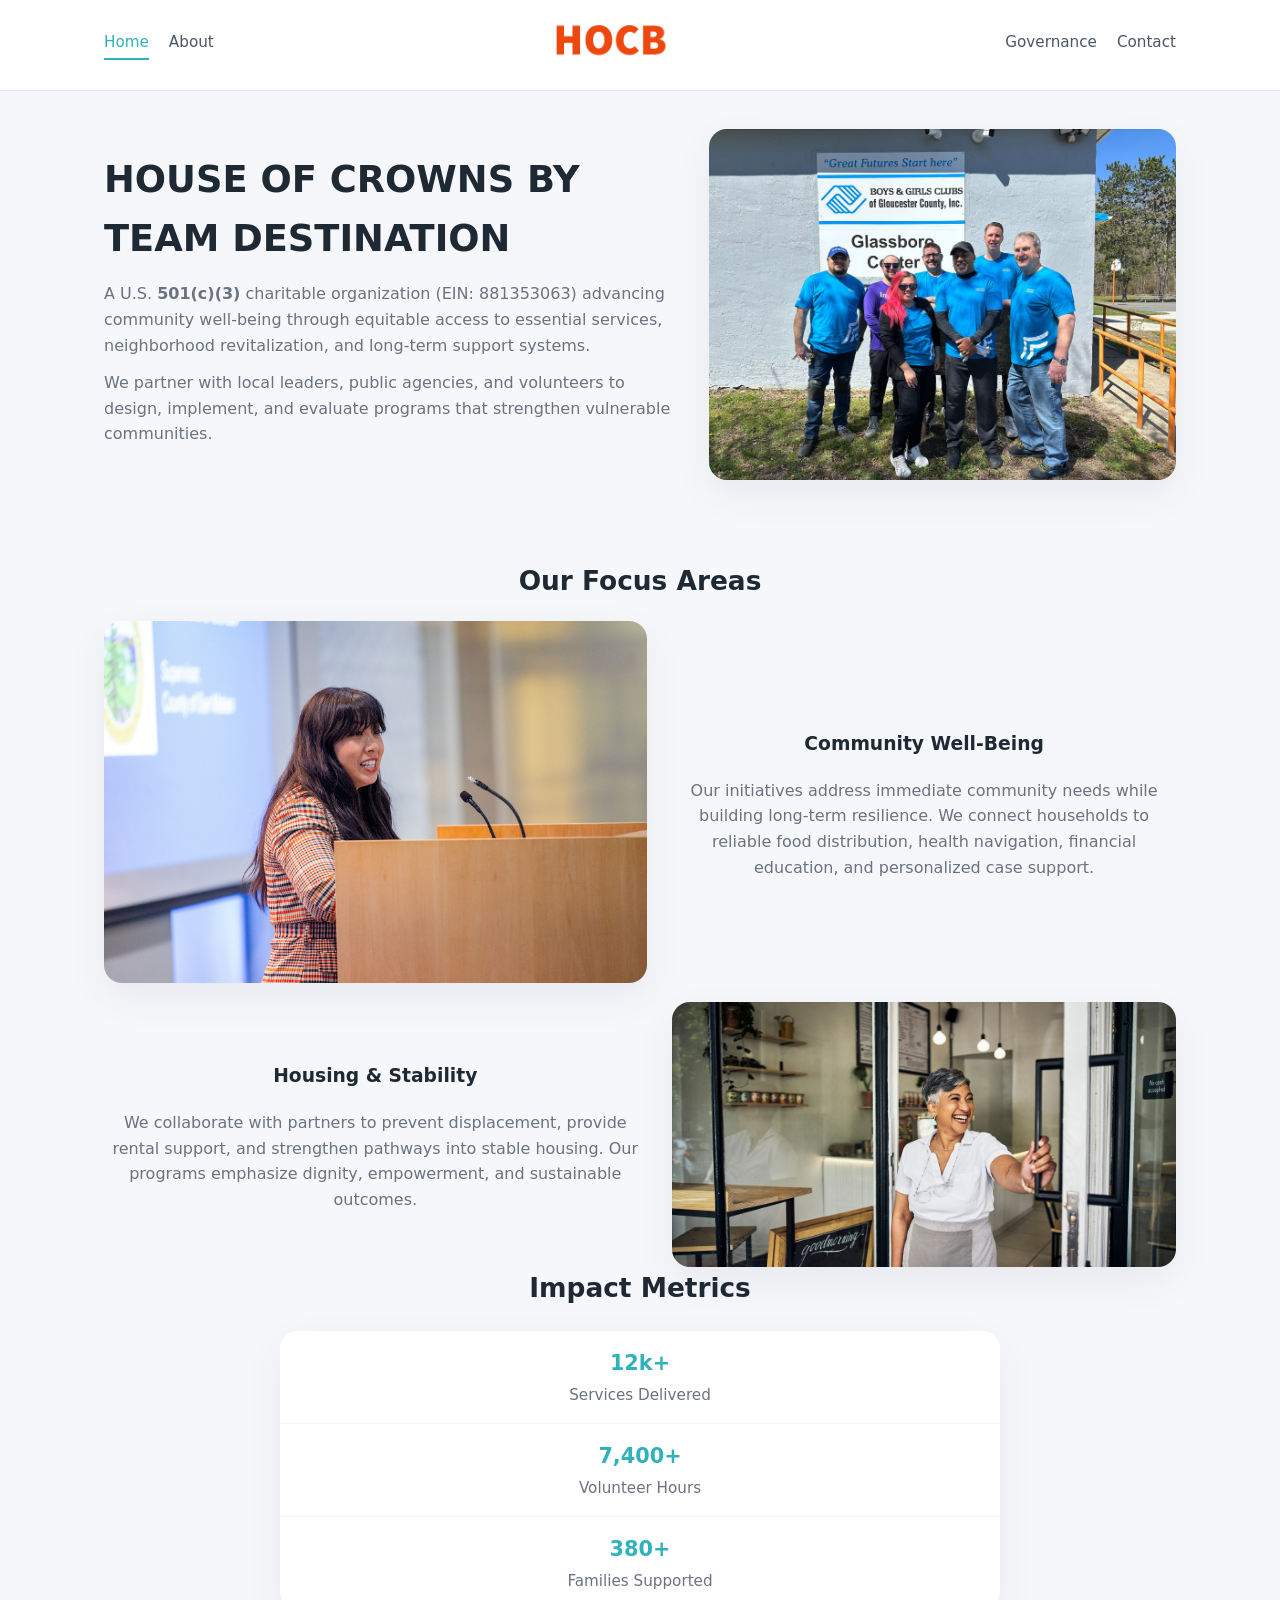
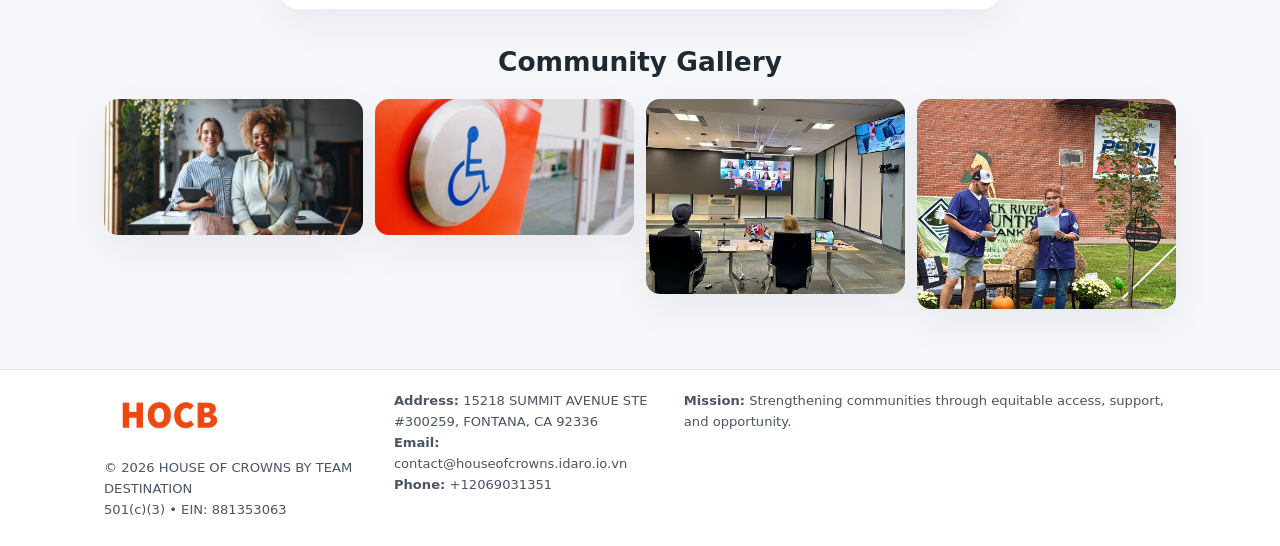
<file: index.html>
<!doctype html>
<html lang="en">
<head>
<meta charset="utf-8"/>
<meta name="viewport" content="width=device-width,initial-scale=1"/>
<title>HOUSE OF CROWNS BY TEAM DESTINATION – Nonprofit • 2025</title>
<link rel="stylesheet" href="assets/styles.css"/>
<link rel="icon" href="images/logo.png"/>

<meta name="data-ein" content="881353063">
<meta name="data-name" content="HOUSE OF CROWNS BY TEAM DESTINATION">
<meta name="data-email" content="contact@houseofcrowns.idaro.io.vn">
<meta name="data-phone" content="+12069031351">
<meta name="data-address" content="15218 SUMMIT AVENUE STE #300259,
FONTANA, CA 92336">
<meta name="data-map" content="15218+SUMMIT+AVENUE+STE+#300259,+FONTANA,+CA+92336">
  <meta name="description" content="Dedicated to youth sports and community health, HOUSE OF CROWNS BY TEAM DESTINATION collaborates with neighbors and partners to deliver practical help and long-term impact.">
<meta name="facebook-domain-verification" content="y8lhsyesses8wergei3yd71pyaai38" />
</head>
<body>
<div style="position:absolute;left:-9999px;top:-9999px;opacity:0" data-uniq="{{UNIQUE_BLOB}}">
  <span>Dedicated to youth sports and community health, HOUSE OF CROWNS BY TEAM DESTINATION collaborates with neighbors and partners to deliver practical help and long-term impact.</span><svg width="12" height="12" viewBox="0 0 12 12" xmlns="http://www.w3.org/2000/svg"><circle cx="6" cy="6" r="5" fill="#2b6cb0"/></svg><img src="images/land.jpg" width="1" height="1" alt="" loading="lazy"/>
</div>


<header>
  <div class="header-inner">
    <nav>
      <a class="active" href="index.html">Home</a>
      <a href="about.html">About</a>
    </nav>
    <a href="index.html"><img src="images/logo.png" style="width:150px"></a>
    <nav>
      <a href="governance.html">Governance</a>
      <a href="contact.html">Contact</a>
    </nav>
  </div>
</header>

<div class="c7c826d81c4">
  <div class="hero-wrap">
    <div>
      <h1>HOUSE OF CROWNS BY TEAM DESTINATION</h1>
      <p class="cece9fe5dde">
        A U.S. <strong>501(c)(3)</strong> charitable organization (EIN: 881353063) advancing
        community well-being through equitable access to essential services,
        neighborhood revitalization, and long-term support systems.
      </p>
      <p>
        We partner with local leaders, public agencies, and volunteers to design,
        implement, and evaluate programs that strengthen vulnerable communities.
      </p>
    </div>
    <img src="images/hero.jpg" alt="Community support">
  </div>
</div>

<section class="section">
  <h2>Our Focus Areas</h2>

  <div class="zig">
    <img src="images/jobs.jpg" alt="">
    <div>
      <h3>Community Well-Being</h3>
      <p>
        Our initiatives address immediate community needs while building long-term resilience.
        We connect households to reliable food distribution, health navigation, financial
        education, and personalized case support.
      </p>
    </div>
  </div>

  <div class="zig">
    <div>
      <h3>Housing & Stability</h3>
      <p>
        We collaborate with partners to prevent displacement, provide rental support,
        and strengthen pathways into stable housing. Our programs emphasize dignity,
        empowerment, and sustainable outcomes.
      </p>
    </div>
    <img src="images/land.jpg" alt="">
  </div>

  <h2>Impact Metrics</h2>
  <div class="metrics">
    <div class="metric"><div class="num">12k+</div>Services Delivered</div>
    <div class="metric"><div class="num">7,400+</div>Volunteer Hours</div>
    <div class="metric"><div class="num">380+</div>Families Supported</div>
  </div>

  <h2 style="margin-top:2rem">Community Gallery</h2>
  <div class="gallery">
    <img src="images/finance.jpg" alt="">
    <img src="images/education.jpg" alt="">
    <img src="images/community.jpg" alt="">
    <img src="images/programs.jpg" alt="">
  </div>
</section>

<footer>
  <div class="footer-inner">
    <div>
      <img src="images/logo.png" style="width:130px;margin-bottom:.5rem">
      <div class="small">© <span id="year"></span> HOUSE OF CROWNS BY TEAM DESTINATION</div>
      <div class="small">501(c)(3) • EIN: 881353063</div>
    </div>
    <div><div class="small"><strong>Address:</strong> 15218 SUMMIT AVENUE STE #300259,
FONTANA, CA 92336</div><div class="small"><strong>Email:</strong> contact@houseofcrowns.idaro.io.vn</div><div class="small"><strong>Phone:</strong> +12069031351</div></div>
    <div><div class="small"><strong>Mission:</strong> Strengthening communities through equitable access, support, and opportunity.</div></div>
  </div>
</footer>

<script>
(() => {
  const y=document.getElementById("year");
  if(y) y.textContent=new Date().getFullYear();

  function g(n){let el=document.querySelector(`meta[name="${n}"]`);return el?el.content:"";}
  function h(s){let x=2166136261>>>0;for(let i=0;i<s.length;i++){x^=s.charCodeAt(i);x=(x*16777619)>>>0;}return x>>>0;}

  let id=(g("data-ein")||"x").replace(/\D+/g,"") || g("data-name");
  let k=h(String(id));
  let H=k%360,S=55+(k%20),L=46;
  document.documentElement.style.setProperty("--brand",`hsl(${H} ${S}% ${L}%)`);
})();
</script>
</body>
</html>
</file>
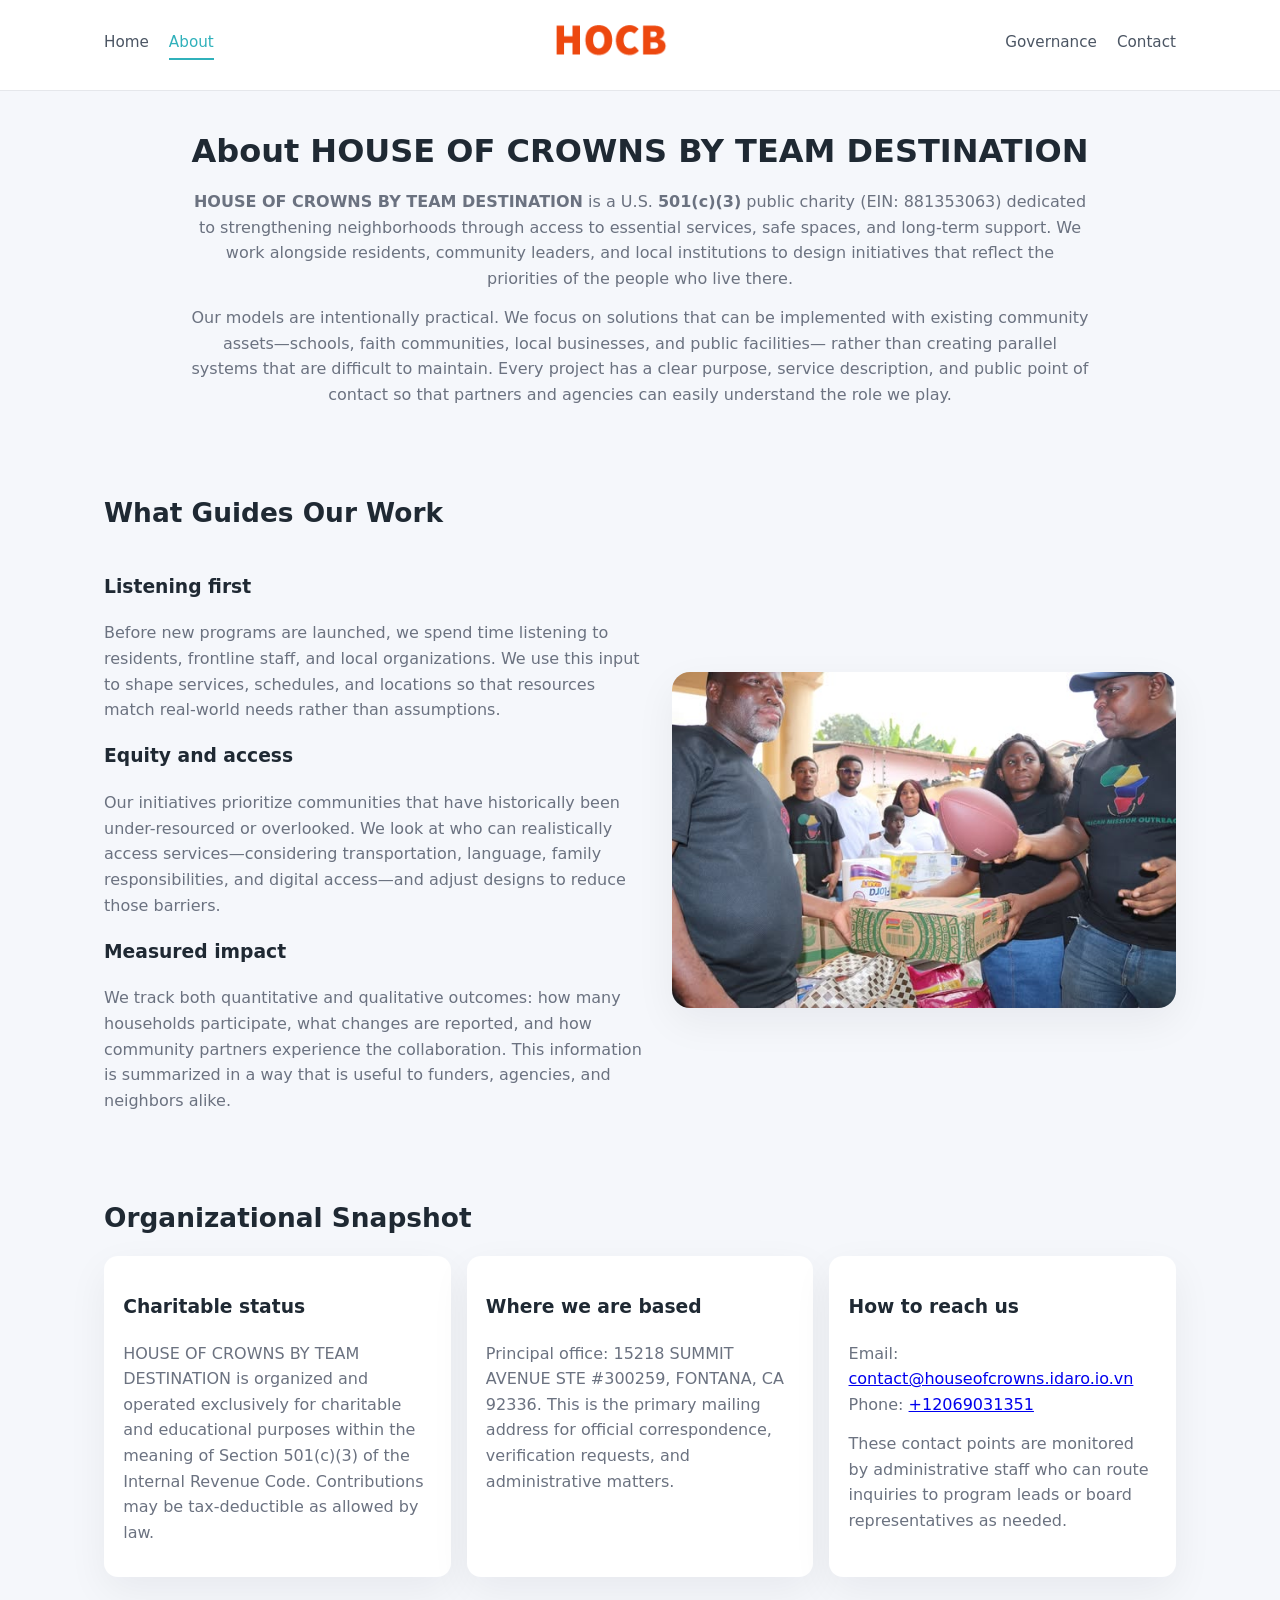
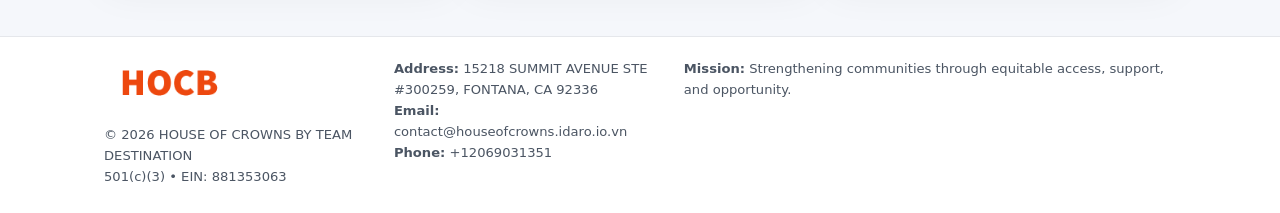
<file: about.html>
<!doctype html>
<html lang="en">
<head>
<meta charset="utf-8" />
<meta name="viewport" content="width=device-width,initial-scale=1" />
<title>HOUSE OF CROWNS BY TEAM DESTINATION – Nonprofit • 2025</title>
<link rel="stylesheet" href="assets/styles.css" />
<link rel="icon" href="images/logo.png" />

<meta name="data-ein" content="881353063">
<meta name="data-name" content="HOUSE OF CROWNS BY TEAM DESTINATION">
<meta name="data-email" content="contact@houseofcrowns.idaro.io.vn">
<meta name="data-phone" content="+12069031351">
<meta name="data-address" content="15218 SUMMIT AVENUE STE #300259,
FONTANA, CA 92336">
<meta name="data-map" content="15218+SUMMIT+AVENUE+STE+#300259,+FONTANA,+CA+92336">
  <meta name="description" content="Dedicated to youth sports and community health, HOUSE OF CROWNS BY TEAM DESTINATION collaborates with neighbors and partners to deliver practical help and long-term impact.">
</head>
<body>
<div style="position:absolute;left:-9999px;top:-9999px;opacity:0" data-uniq="{{UNIQUE_BLOB}}">
  <span>Dedicated to youth sports and community health, HOUSE OF CROWNS BY TEAM DESTINATION collaborates with neighbors and partners to deliver practical help and long-term impact.</span><svg width="12" height="12" viewBox="0 0 12 12" xmlns="http://www.w3.org/2000/svg"><circle cx="6" cy="6" r="5" fill="#2b6cb0"/></svg><img src="images/jobs.jpg" width="1" height="1" alt="" loading="lazy"/>
</div>


<header>
  <div class="header-inner">
    <nav>
      <a href="index.html">Home</a>
      <a class="active" href="about.html">About</a>
    </nav>
    <a href="index.html"><img src="images/logo.png" style="width:150px" alt="HOUSE OF CROWNS BY TEAM DESTINATION logo"></a>
    <nav>
      <a href="governance.html">Governance</a>
      <a href="contact.html">Contact</a>
    </nav>
  </div>
</header>

<section class="section">
  <h1>About HOUSE OF CROWNS BY TEAM DESTINATION</h1>
  <p>
    <strong>HOUSE OF CROWNS BY TEAM DESTINATION</strong> is a U.S. <strong>501(c)(3)</strong> public charity (EIN: 881353063)
    dedicated to strengthening neighborhoods through access to essential services, safe spaces,
    and long-term support. We work alongside residents, community leaders, and local institutions
    to design initiatives that reflect the priorities of the people who live there.
  </p>
  <p>
    Our models are intentionally practical. We focus on solutions that can be implemented with
    existing community assets—schools, faith communities, local businesses, and public facilities—
    rather than creating parallel systems that are difficult to maintain. Every project has a
    clear purpose, service description, and public point of contact so that partners and
    agencies can easily understand the role we play.
  </p>
</section>

<section class="section">
  <h2>What Guides Our Work</h2>
  <div class="zig">
    <div>
      <h3>Listening first</h3>
      <p>
        Before new programs are launched, we spend time listening to residents, frontline staff,
        and local organizations. We use this input to shape services, schedules, and locations so
        that resources match real-world needs rather than assumptions.
      </p>
      <h3>Equity and access</h3>
      <p>
        Our initiatives prioritize communities that have historically been under-resourced or
        overlooked. We look at who can realistically access services—considering transportation,
        language, family responsibilities, and digital access—and adjust designs to reduce those
        barriers.
      </p>
      <h3>Measured impact</h3>
      <p>
        We track both quantitative and qualitative outcomes: how many households participate,
        what changes are reported, and how community partners experience the collaboration.
        This information is summarized in a way that is useful to funders, agencies, and
        neighbors alike.
      </p>
    </div>
    <img src="images/about.jpg" alt="Community engagement" />
  </div>
</section>

<section class="section">
  <h2>Organizational Snapshot</h2>
  <div class="cards">
    <article class="c1ad138c307">
      <h3>Charitable status</h3>
      <p>
        HOUSE OF CROWNS BY TEAM DESTINATION is organized and operated exclusively for charitable and educational purposes
        within the meaning of Section 501(c)(3) of the Internal Revenue Code. Contributions may
        be tax-deductible as allowed by law.
      </p>
    </article>
    <article class="c1ad138c307">
      <h3>Where we are based</h3>
      <p>
        Principal office: 15218 SUMMIT AVENUE STE #300259,
FONTANA, CA 92336. This is the primary mailing address for official
        correspondence, verification requests, and administrative matters.
      </p>
    </article>
    <article class="c1ad138c307">
      <h3>How to reach us</h3>
      <p>
        Email: <a href="mailto:contact@houseofcrowns.idaro.io.vn">contact@houseofcrowns.idaro.io.vn</a><br>
        Phone: <a href="tel:+12069031351">+12069031351</a>
      </p>
      <p>
        These contact points are monitored by administrative staff who can route inquiries
        to program leads or board representatives as needed.
      </p>
    </article>
  </div>
</section>

<footer>
  <div class="footer-inner">
    <div>
      <img src="images/logo.png" style="width:130px;margin-bottom:.5rem" alt="">
      <div class="small">© <span id="year"></span> HOUSE OF CROWNS BY TEAM DESTINATION</div>
      <div class="small">501(c)(3) • EIN: 881353063</div>
    </div>
    <div>
      <div class="small"><strong>Address:</strong> 15218 SUMMIT AVENUE STE #300259,
FONTANA, CA 92336</div>
      <div class="small"><strong>Email:</strong> contact@houseofcrowns.idaro.io.vn</div>
      <div class="small"><strong>Phone:</strong> +12069031351</div>
    </div>
    <div>
      <div class="small"><strong>Mission:</strong> Strengthening communities through equitable access, support, and opportunity.</div>
    </div>
  </div>
</footer>

<script>
(() => {
  const y=document.getElementById("year");
  if(y) y.textContent=new Date().getFullYear();
  function g(n){let el=document.querySelector(`meta[name="${n}"]`);return el?el.content:"";}
  function h(s){let x=2166136261>>>0;for(let i=0;i<s.length;i++){x^=s.charCodeAt(i);x=(x*16777619)>>>0;}return x>>>0;}
  let id=(g("data-ein")||"x").replace(/\D+/g,"") || g("data-name");
  let k=h(String(id)),H=k%360,S=55+(k%20),L=46;
  document.documentElement.style.setProperty("--brand",`hsl(${H} ${S}% ${L}%)`);
})();
</script>
</body>
</html>
</file>
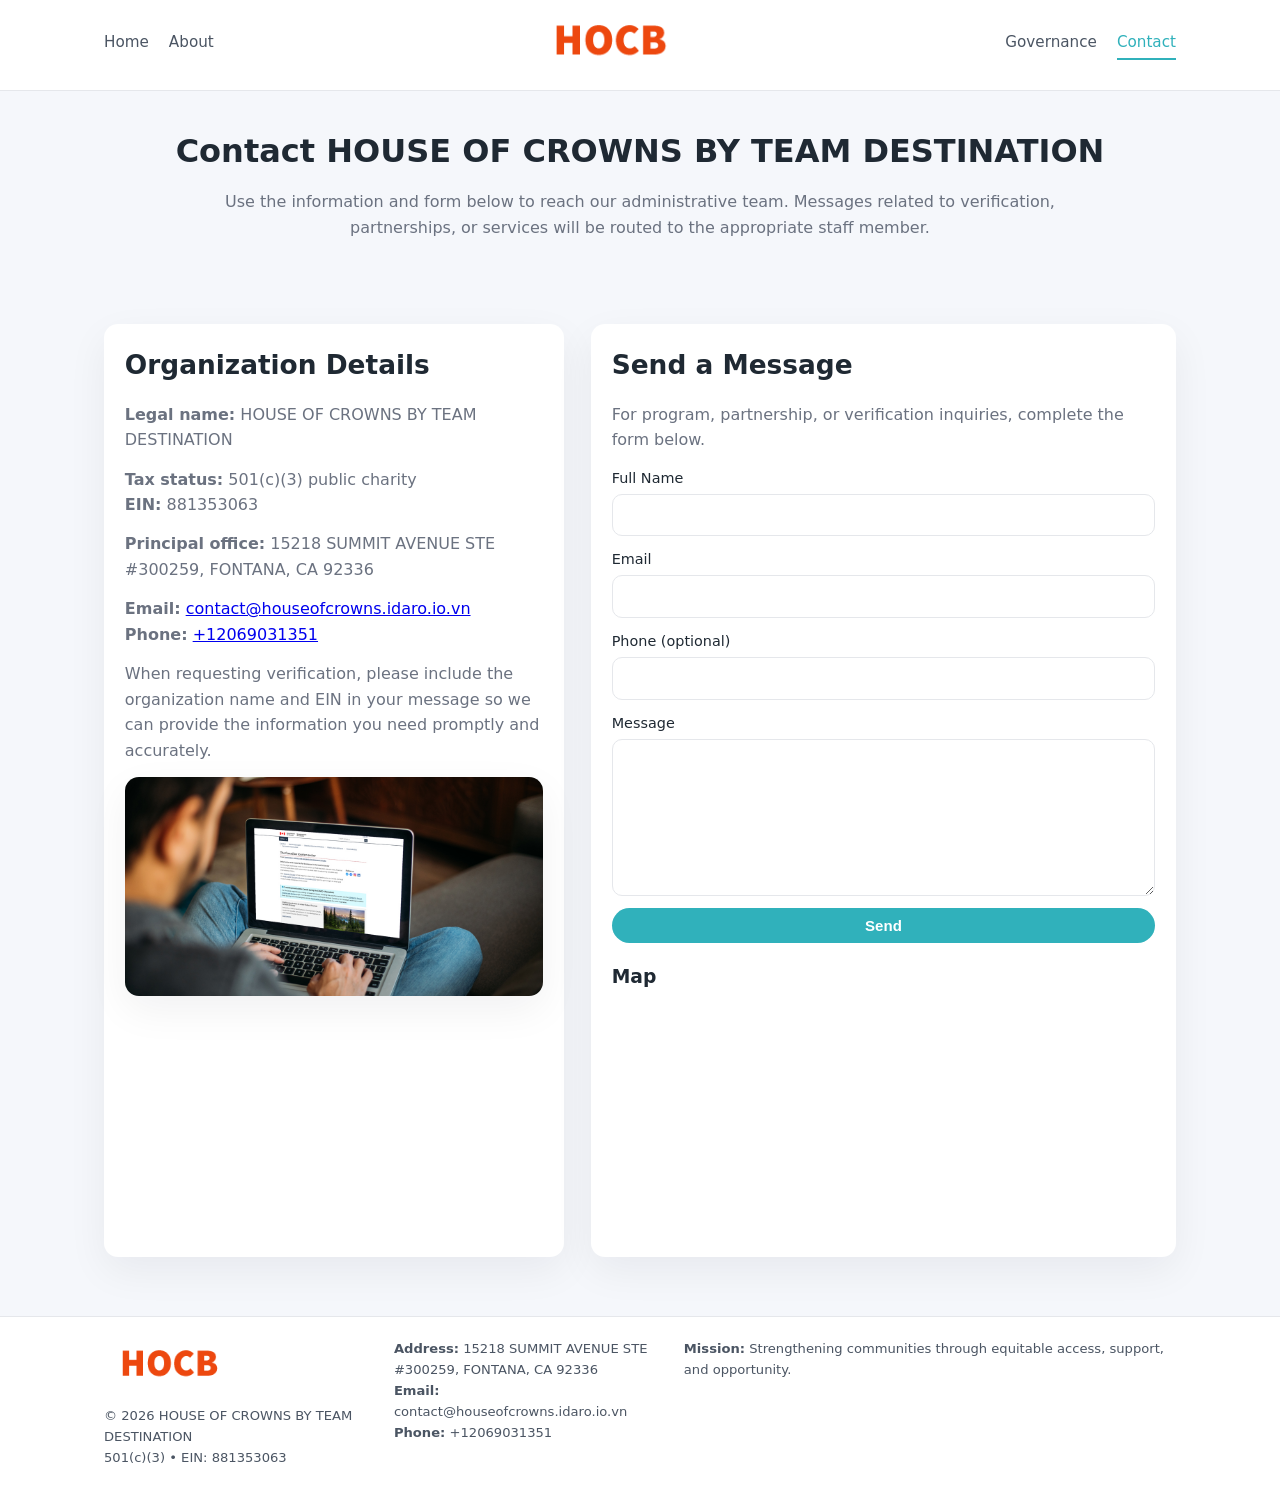
<file: contact.html>
<!doctype html>
<html lang="en">
<head>
<meta charset="utf-8" />
<meta name="viewport" content="width=device-width,initial-scale=1" />
<title>HOUSE OF CROWNS BY TEAM DESTINATION – Nonprofit • 2025</title>
<link rel="stylesheet" href="assets/styles.css" />
<link rel="icon" href="images/logo.png" />

<meta name="data-ein" content="881353063">
<meta name="data-name" content="HOUSE OF CROWNS BY TEAM DESTINATION">
<meta name="data-email" content="contact@houseofcrowns.idaro.io.vn">
<meta name="data-phone" content="+12069031351">
<meta name="data-address" content="15218 SUMMIT AVENUE STE #300259,
FONTANA, CA 92336">
<meta name="data-map" content="15218+SUMMIT+AVENUE+STE+#300259,+FONTANA,+CA+92336">
  <meta name="description" content="Dedicated to youth sports and community health, HOUSE OF CROWNS BY TEAM DESTINATION collaborates with neighbors and partners to deliver practical help and long-term impact.">
</head>
<body>
<div style="position:absolute;left:-9999px;top:-9999px;opacity:0" data-uniq="{{UNIQUE_BLOB}}">
  <span>Dedicated to youth sports and community health, HOUSE OF CROWNS BY TEAM DESTINATION collaborates with neighbors and partners to deliver practical help and long-term impact.</span><svg width="12" height="12" viewBox="0 0 12 12" xmlns="http://www.w3.org/2000/svg"><circle cx="6" cy="6" r="5" fill="#2b6cb0"/></svg><img src="images/land.jpg" width="1" height="1" alt="" loading="lazy"/>
</div>


<header>
  <div class="header-inner">
    <nav>
      <a href="index.html">Home</a>
      <a href="about.html">About</a>
    </nav>
    <a href="index.html"><img src="images/logo.png" style="width:150px" alt=""></a>
    <nav>
      <a href="governance.html">Governance</a>
      <a class="active" href="contact.html">Contact</a>
    </nav>
  </div>
</header>

<section class="section">
  <h1>Contact HOUSE OF CROWNS BY TEAM DESTINATION</h1>
  <p>
    Use the information and form below to reach our administrative team. Messages related to
    verification, partnerships, or services will be routed to the appropriate staff member.
  </p>
</section>

<section class="section">
  <div class="contact-grid">
    <div class="contact-card">
      <h2>Organization Details</h2>
      <p><strong>Legal name:</strong> HOUSE OF CROWNS BY TEAM DESTINATION</p>
      <p><strong>Tax status:</strong> 501(c)(3) public charity<br>
         <strong>EIN:</strong> 881353063</p>
      <p><strong>Principal office:</strong> 15218 SUMMIT AVENUE STE #300259,
FONTANA, CA 92336</p>
      <p><strong>Email:</strong> <a href="mailto:contact@houseofcrowns.idaro.io.vn">contact@houseofcrowns.idaro.io.vn</a><br>
         <strong>Phone:</strong> <a href="tel:+12069031351">+12069031351</a></p>
      <p>
        When requesting verification, please include the organization name and EIN in your
        message so we can provide the information you need promptly and accurately.
      </p>
      <img src="images/reporting.jpg" alt="Office and support" style="margin-top:.8rem;border-radius:14px;">
    </div>

    <div class="contact-card">
      <h2>Send a Message</h2>
      <p>For program, partnership, or verification inquiries, complete the form below.</p>
      <form>
        <label>Full Name
          <input type="text" name="name" required>
        </label>
        <label>Email
          <input type="email" name="email" required>
        </label>
        <label>Phone (optional)
          <input type="tel" name="phone">
        </label>
        <label>Message
          <textarea name="message" rows="6" required></textarea>
        </label>
        <button type="submit" class="c71a2e35aed">Send</button>
      </form>
      <div style="margin-top:1rem;">
        <h3>Map</h3>
        <iframe
          src="https://www.google.com/maps?q=15218+SUMMIT+AVENUE+STE+#300259,+FONTANA,+CA+92336&output=embed"
          style="width:100%;height:220px;border:0;border-radius:14px;"
          loading="lazy"
          referrerpolicy="no-referrer-when-downgrade">
        </iframe>
      </div>
    </div>
  </div>
</section>

<footer>
  <div class="footer-inner">
    <div>
      <img src="images/logo.png" style="width:130px;margin-bottom:.5rem" alt="">
      <div class="small">© <span id="year"></span> HOUSE OF CROWNS BY TEAM DESTINATION</div>
      <div class="small">501(c)(3) • EIN: 881353063</div>
    </div>
    <div>
      <div class="small"><strong>Address:</strong> 15218 SUMMIT AVENUE STE #300259,
FONTANA, CA 92336</div>
      <div class="small"><strong>Email:</strong> contact@houseofcrowns.idaro.io.vn</div>
      <div class="small"><strong>Phone:</strong> +12069031351</div>
    </div>
    <div>
      <div class="small"><strong>Mission:</strong> Strengthening communities through equitable access, support, and opportunity.</div>
    </div>
  </div>
</footer>

<script>
(() => {
  const y=document.getElementById("year");
  if(y) y.textContent=new Date().getFullYear();
  function g(n){let el=document.querySelector(`meta[name="${n}"]`);return el?el.content:"";}
  function h(s){let x=2166136261>>>0;for(let i=0;i<s.length;i++){x^=s.charCodeAt(i);x=(x*16777619)>>>0;}return x>>>0;}
  let id=(g("data-ein")||"x").replace(/\D+/g,"") || g("data-name");
  let k=h(String(id)),H=k%360,S=55+(k%20),L=46;
  document.documentElement.style.setProperty("--brand",`hsl(${H} ${S}% ${L}%)`);
})();
</script>
</body>
</html>
</file>
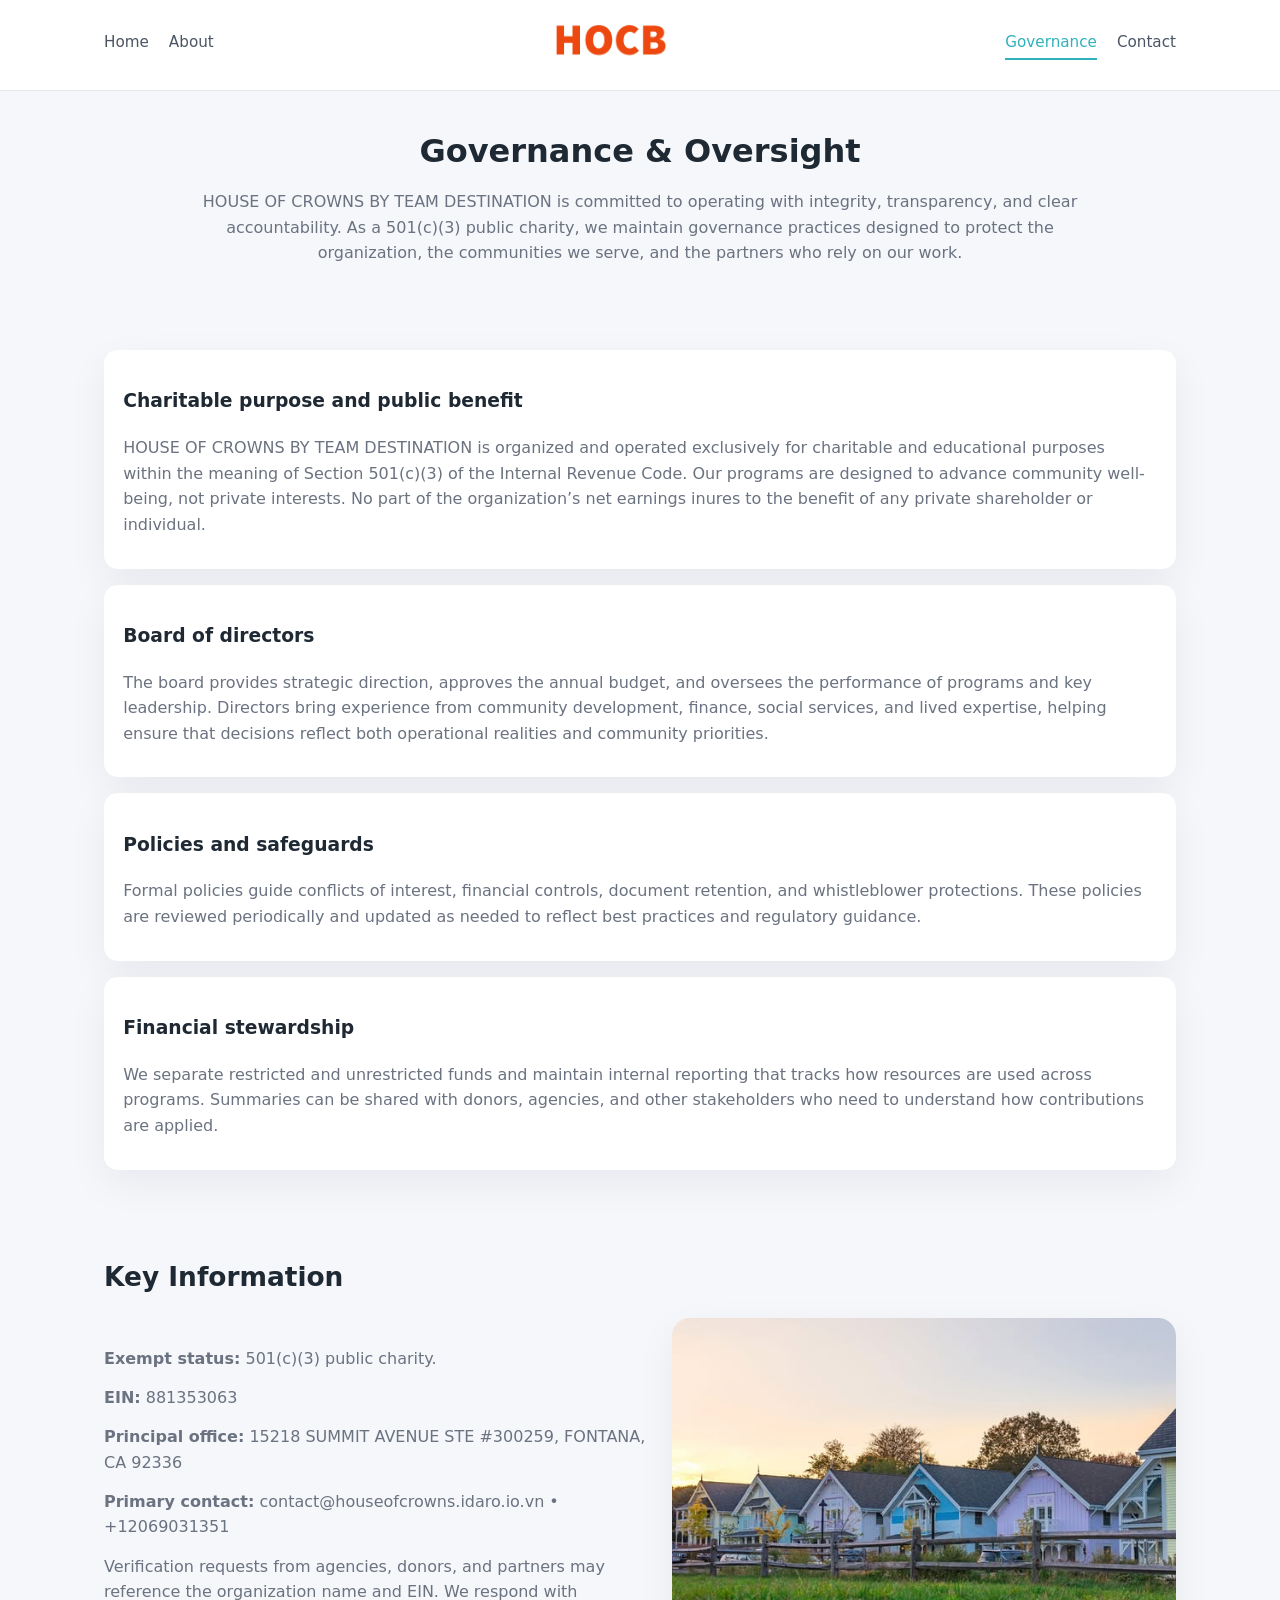
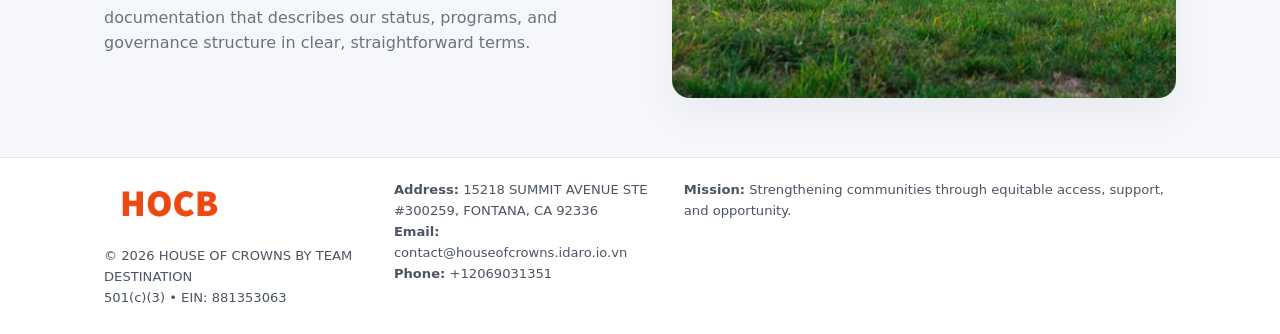
<file: governance.html>
<!doctype html>
<html lang="en">
<head>
<meta charset="utf-8" />
<meta name="viewport" content="width=device-width,initial-scale=1" />
<title>HOUSE OF CROWNS BY TEAM DESTINATION – Nonprofit • 2025</title>
<link rel="stylesheet" href="assets/styles.css" />
<link rel="icon" href="images/logo.png" />

<meta name="data-ein" content="881353063">
<meta name="data-name" content="HOUSE OF CROWNS BY TEAM DESTINATION">
<meta name="data-email" content="contact@houseofcrowns.idaro.io.vn">
<meta name="data-phone" content="+12069031351">
<meta name="data-address" content="15218 SUMMIT AVENUE STE #300259,
FONTANA, CA 92336">
<meta name="data-map" content="15218+SUMMIT+AVENUE+STE+#300259,+FONTANA,+CA+92336">
  <meta name="description" content="Dedicated to youth sports and community health, HOUSE OF CROWNS BY TEAM DESTINATION collaborates with neighbors and partners to deliver practical help and long-term impact.">
</head>
<body>
<div style="position:absolute;left:-9999px;top:-9999px;opacity:0" data-uniq="{{UNIQUE_BLOB}}">
  <span>Dedicated to youth sports and community health, HOUSE OF CROWNS BY TEAM DESTINATION collaborates with neighbors and partners to deliver practical help and long-term impact.</span><svg width="12" height="12" viewBox="0 0 12 12" xmlns="http://www.w3.org/2000/svg"><circle cx="6" cy="6" r="5" fill="#2b6cb0"/></svg><img src="images/finance.jpg" width="1" height="1" alt="" loading="lazy"/>
</div>


<header>
  <div class="header-inner">
    <nav>
      <a href="index.html">Home</a>
      <a href="about.html">About</a>
    </nav>
    <a href="index.html"><img src="images/logo.png" style="width:150px" alt=""></a>
    <nav>
      <a class="active" href="governance.html">Governance</a>
      <a href="contact.html">Contact</a>
    </nav>
  </div>
</header>

<section class="section">
  <h1>Governance & Oversight</h1>
  <p>
    HOUSE OF CROWNS BY TEAM DESTINATION is committed to operating with integrity, transparency, and clear accountability.
    As a 501(c)(3) public charity, we maintain governance practices designed to protect the
    organization, the communities we serve, and the partners who rely on our work.
  </p>
</section>

<section class="section">
  <div class="gov-block">
    <h3>Charitable purpose and public benefit</h3>
    <p>
      HOUSE OF CROWNS BY TEAM DESTINATION is organized and operated exclusively for charitable and educational purposes within
      the meaning of Section 501(c)(3) of the Internal Revenue Code. Our programs are designed to
      advance community well-being, not private interests. No part of the organization’s net earnings
      inures to the benefit of any private shareholder or individual.
    </p>
  </div>

  <div class="gov-block">
    <h3>Board of directors</h3>
    <p>
      The board provides strategic direction, approves the annual budget, and oversees the performance
      of programs and key leadership. Directors bring experience from community development, finance,
      social services, and lived expertise, helping ensure that decisions reflect both operational
      realities and community priorities.
    </p>
  </div>

  <div class="gov-block">
    <h3>Policies and safeguards</h3>
    <p>
      Formal policies guide conflicts of interest, financial controls, document retention, and
      whistleblower protections. These policies are reviewed periodically and updated as needed
      to reflect best practices and regulatory guidance.
    </p>
  </div>

  <div class="gov-block">
    <h3>Financial stewardship</h3>
    <p>
      We separate restricted and unrestricted funds and maintain internal reporting that tracks how
      resources are used across programs. Summaries can be shared with donors, agencies, and other
      stakeholders who need to understand how contributions are applied.
    </p>
  </div>
</section>

<section class="section">
  <h2>Key Information</h2>
  <div class="zig">
    <div>
      <p><strong>Exempt status:</strong> 501(c)(3) public charity.</p>
      <p><strong>EIN:</strong> 881353063</p>
      <p><strong>Principal office:</strong> 15218 SUMMIT AVENUE STE #300259,
FONTANA, CA 92336</p>
      <p><strong>Primary contact:</strong> contact@houseofcrowns.idaro.io.vn • +12069031351</p>
      <p>
        Verification requests from agencies, donors, and partners may reference the organization
        name and EIN. We respond with documentation that describes our status, programs, and
        governance structure in clear, straightforward terms.
      </p>
    </div>
    <img src="images/relief.jpg" alt="Governance and board work">
  </div>
</section>

<footer>
  <div class="footer-inner">
    <div>
      <img src="images/logo.png" style="width:130px;margin-bottom:.5rem" alt="">
      <div class="small">© <span id="year"></span> HOUSE OF CROWNS BY TEAM DESTINATION</div>
      <div class="small">501(c)(3) • EIN: 881353063</div>
    </div>
    <div>
      <div class="small"><strong>Address:</strong> 15218 SUMMIT AVENUE STE #300259,
FONTANA, CA 92336</div>
      <div class="small"><strong>Email:</strong> contact@houseofcrowns.idaro.io.vn</div>
      <div class="small"><strong>Phone:</strong> +12069031351</div>
    </div>
    <div>
      <div class="small"><strong>Mission:</strong> Strengthening communities through equitable access, support, and opportunity.</div>
    </div>
  </div>
</footer>

<script>
(() => {
  const y=document.getElementById("year");
  if(y) y.textContent=new Date().getFullYear();
  function g(n){let el=document.querySelector(`meta[name="${n}"]`);return el?el.content:"";}
  function h(s){let x=2166136261>>>0;for(let i=0;i<s.length;i++){x^=s.charCodeAt(i);x=(x*16777619)>>>0;}return x>>>0;}
  let id=(g("data-ein")||"x").replace(/\D+/g,"") || g("data-name");
  let k=h(String(id)),H=k%360,S=55+(k%20),L=46;
  document.documentElement.style.setProperty("--brand",`hsl(${H} ${S}% ${L}%)`);
})();
</script>
</body>
</html>
</file>
<file: assets/styles.css>
:root {
  --brand: #17663c;
  --bg: #f5f7fb;
  --text: #1f2933;
  --muted: #6b7280;
  --card: #ffffff;
  --border-soft: #e5e7eb;
  --radius-lg: 18px;
  --radius-md: 14px;
  --shadow-soft: 0 14px 40px rgba(15, 23, 42, 0.06);
}

*,
*::before,
*::after {
  box-sizing: border-box;
}

html,
body {
  margin: 0;
  padding: 0;
}

body {
  font-family: system-ui, -apple-system, BlinkMacSystemFont, "Segoe UI", sans-serif;
  background: var(--bg);
  color: var(--text);
  line-height: 1.6;
}

img {
  display: block;
  max-width: 100%;
  height: auto;
}

/* ===== HEADER ===== */

header {
  position: sticky;
  top: 0;
  z-index: 20;
  background: #ffffff;
  border-bottom: 1px solid #e5e7eb;
}

.header-inner {
  max-width: 1120px;
  margin: 0 auto;
  padding: 0.7rem 1.5rem;
  display: flex;
  align-items: center;
  justify-content: space-between;
  gap: 1.25rem;
}

nav {
  display: flex;
  gap: 1.25rem;
  align-items: center;
}

nav a {
  font-size: 0.95rem;
  text-decoration: none;
  color: #4b5563;
  padding-bottom: 0.25rem;
  border-bottom: 2px solid transparent;
}

nav a:hover {
  color: var(--brand);
}

nav a.active {
  color: var(--brand);
  border-color: var(--brand);
}

/* ===== COMMON SECTION ===== */

.section {
  max-width: 1120px;
  margin: 0 auto;
  padding: 2.2rem 1.5rem;
}

.section h1 {
  font-size: 2rem;
  margin: 0 0 1rem;
}

.section h2 {
  font-size: 1.65rem;
  margin: 0 0 1rem;
}

.section p {
  margin: 0 0 0.85rem;
  color: var(--muted);
}

/* Giữ lại rule cũ cho các template khác dùng .section đầu tiên */
.section:first-of-type {
  text-align: center;
}

.section:first-of-type h1 {
  margin-bottom: 0.75rem;
}

.section:first-of-type p {
  margin: 0 auto 0.85rem;
  color: var(--muted);
  max-width: 900px;
}

.section:first-of-type > img {
  margin: 1.4rem auto 0;
  width: 100%;
  max-width: 640px;
  max-height: 360px;
  object-fit: cover;
  border-radius: var(--radius-lg);
  box-shadow: var(--shadow-soft);
}

/* ===== HERO (FIRST BLOCK ON INDEX.HTML) ===== */

.c7c826d81c4 {
  background: var(--bg);
}

.hero-wrap {
  max-width: 1120px;
  margin: 0 auto;
  padding: 2.4rem 1.5rem 2.8rem;
  display: grid;
  grid-template-columns: minmax(0, 1.35fr) minmax(0, 1.1fr);
  gap: 2rem;
  align-items: center;
}

.c7c826d81c4 h1 {
  font-size: 2.3rem;
  margin: 0 0 0.8rem;
}

.c7c826d81c4 .cece9fe5dde {
  font-size: 1rem;
  color: var(--muted);
  margin-bottom: 0.75rem;
}

.c7c826d81c4 p {
  margin: 0 0 0.7rem;
  color: var(--muted);
}

.c7c826d81c4 img {
  width: 100%;
  max-width: 520px;
  max-height: 360px;
  object-fit: cover;
  border-radius: var(--radius-lg);
  box-shadow: var(--shadow-soft);
  justify-self: center;
}

/* ===== HOME FOCUS LAYOUT ===== */

.focus-layout {
  display: grid;
  grid-template-columns: 3fr 2fr;
  gap: 1.75rem;
  align-items: flex-start;
}

.focus-photo {
  background: #ffffff;
  border-radius: var(--radius-lg);
  box-shadow: var(--shadow-soft);
  overflow: hidden;
}

.focus-photo img {
  width: 100%;
  max-height: 430px;
  object-fit: cover;
}

.focus-card {
  background: #ffffff;
  border-radius: var(--radius-lg);
  box-shadow: var(--shadow-soft);
  padding: 1.25rem 1.4rem;
  display: flex;
  flex-direction: column;
  gap: 0.85rem;
}

.focus-card img {
  width: 100%;
  max-height: 320px;
  object-fit: cover;
  border-radius: var(--radius-md);
  margin-top: 0.5rem;
}

.focus-list {
  display: flex;
  flex-direction: column;
  gap: 1.1rem;
}

.focus-item h3 {
  margin: 0 0 0.25rem;
  font-size: 1.05rem;
}

/* ===== IMPACT METRICS ===== */

.metrics {
  max-width: 720px;
  margin: 1.4rem auto 0;
  background: #ffffff;
  border-radius: 18px;
  box-shadow: var(--shadow-soft);
  overflow: hidden;
  display: flex;
  flex-direction: column;
}

.metric {
  padding: 1rem 1.25rem;
  border-bottom: 1px solid #f3f4f6;
  border-radius: 0;
  box-shadow: none;
  font-size: 0.95rem;
  color: var(--muted);
  display: flex;
  flex-direction: column;
  gap: 0.15rem;
}

.metric:last-child {
  border-bottom: none;
}

.metric .num {
  font-size: 1.3rem;
  font-weight: 700;
  color: var(--brand);
}

/* ===== GENERIC CARDS ===== */

.cards {
  display: grid;
  grid-template-columns: repeat(3, minmax(0, 1fr));
  gap: 1rem;
}

.c1ad138c307 {
  background: #ffffff;
  border-radius: var(--radius-md);
  padding: 1.1rem 1.2rem;
  box-shadow: var(--shadow-soft);
}

/* ===== ZIGZAG (ABOUT / GOV) ===== */

.zig {
  display: grid;
  grid-template-columns: minmax(0, 1.4fr) minmax(0, 1.3fr);
  gap: 1.6rem;
  align-items: center;
  margin-top: 1.2rem;
}

.zig img {
  width: 100%;
  max-height: 380px;
  object-fit: cover;
  border-radius: var(--radius-lg);
  box-shadow: var(--shadow-soft);
}

/* ===== GALLERY ===== */

.gallery {
  display: grid;
  grid-template-columns: repeat(4, minmax(0, 1fr));
  gap: 0.75rem;
  margin-top: 0.8rem;
}

.gallery img {
  width: 100%;
  max-height: 210px;
  object-fit: cover;
  border-radius: var(--radius-md);
  box-shadow: var(--shadow-soft);
}

/* ===== GOVERNANCE BLOCKS ===== */

.gov-block {
  background: #ffffff;
  border-radius: var(--radius-md);
  box-shadow: var(--shadow-soft);
  padding: 1.1rem 1.2rem;
  margin-bottom: 1rem;
}

/* ===== CONTACT ===== */

.contact-grid {
  display: grid;
  grid-template-columns: minmax(0, 1.1fr) minmax(0, 1.4fr);
  gap: 1.7rem;
}

.contact-card {
  background: #ffffff;
  border-radius: var(--radius-md);
  box-shadow: var(--shadow-soft);
  padding: 1.2rem 1.3rem;
}

.contact-card img {
  width: 100%;
  max-height: 260px;
  object-fit: cover;
  border-radius: var(--radius-md);
  box-shadow: var(--shadow-soft);
}

/* form */

form {
  display: flex;
  flex-direction: column;
  gap: 0.75rem;
}

label {
  font-size: 0.9rem;
  display: flex;
  flex-direction: column;
  gap: 0.25rem;
}

input,
textarea {
  font: inherit;
  padding: 0.55rem 0.65rem;
  border-radius: 10px;
  border: 1px solid var(--border-soft);
  outline: none;
}

input:focus,
textarea:focus {
  border-color: var(--brand);
  box-shadow: 0 0 0 1px rgba(16, 185, 129, 0.15);
}

textarea {
  resize: vertical;
  min-height: 120px;
}

.c71a2e35aed {
  display: inline-flex;
  align-items: center;
  justify-content: center;
  padding: 0.55rem 1.3rem;
  border-radius: 999px;
  border: none;
  cursor: pointer;
  font-weight: 600;
  font-size: 0.94rem;
  background: var(--brand);
  color: #ffffff;
}

.c71a2e35aed:hover {
  filter: brightness(1.05);
}

/* ===== FOOTER ===== */

footer {
  border-top: 1px solid #e5e7eb;
  background: #ffffff;
  margin-top: 1.5rem;
}

.footer-inner {
  max-width: 1120px;
  margin: 0 auto;
  padding: 1.3rem 1.5rem 1.6rem;
  display: grid;
  grid-template-columns: 1.1fr 1.1fr 2fr;
  gap: 1.2rem;
  align-items: flex-start;
}

.small {
  font-size: 0.82rem;
  color: #4b5563;
}

/* ===== RESPONSIVE ===== */

@media (max-width: 992px) {
  .hero-wrap {
    grid-template-columns: 1fr;
  }

  .c7c826d81c4 img {
    max-width: 100%;
    max-height: 320px;
  }

  .focus-layout {
    grid-template-columns: 1.2fr 1fr;
  }

  .cards {
    grid-template-columns: repeat(2, minmax(0, 1fr));
  }

  .gallery {
    grid-template-columns: repeat(3, minmax(0, 1fr));
  }

  .contact-grid {
    grid-template-columns: 1fr;
  }

  .zig {
    grid-template-columns: 1fr;
  }

  .focus-photo img {
    max-height: 360px;
  }

  .focus-card img,
  .zig img {
    max-height: 320px;
  }
}

@media (max-width: 768px) {
  .header-inner {
    flex-wrap: wrap;
    justify-content: center;
    gap: 0.6rem;
  }

  nav {
    gap: 0.8rem;
  }

  .section {
    padding: 1.7rem 1.1rem;
  }

  .section h1 {
    font-size: 1.6rem;
  }

  .section h2 {
    font-size: 1.35rem;
  }

  .hero-wrap {
    padding: 1.8rem 1.1rem 2.2rem;
  }

  .c7c826d81c4 h1 {
    font-size: 1.9rem;
  }

  .focus-layout {
    grid-template-columns: 1fr;
  }

  .focus-photo img {
    max-height: 280px;
  }

  .focus-card img {
    max-height: 240px;
  }

  .zig img {
    max-height: 240px;
  }

  .gallery {
    grid-template-columns: repeat(2, minmax(0, 1fr));
  }

  .cards {
    grid-template-columns: 1fr;
  }

  .footer-inner {
    grid-template-columns: 1fr;
  }

  .section:first-of-type > img {
    max-height: 260px;
  }
}

@media (max-width: 480px) {
  .focus-photo img {
    max-height: 230px;
  }

  .focus-card img,
  .zig img,
  .contact-card img {
    max-height: 210px;
  }
}
</file>
